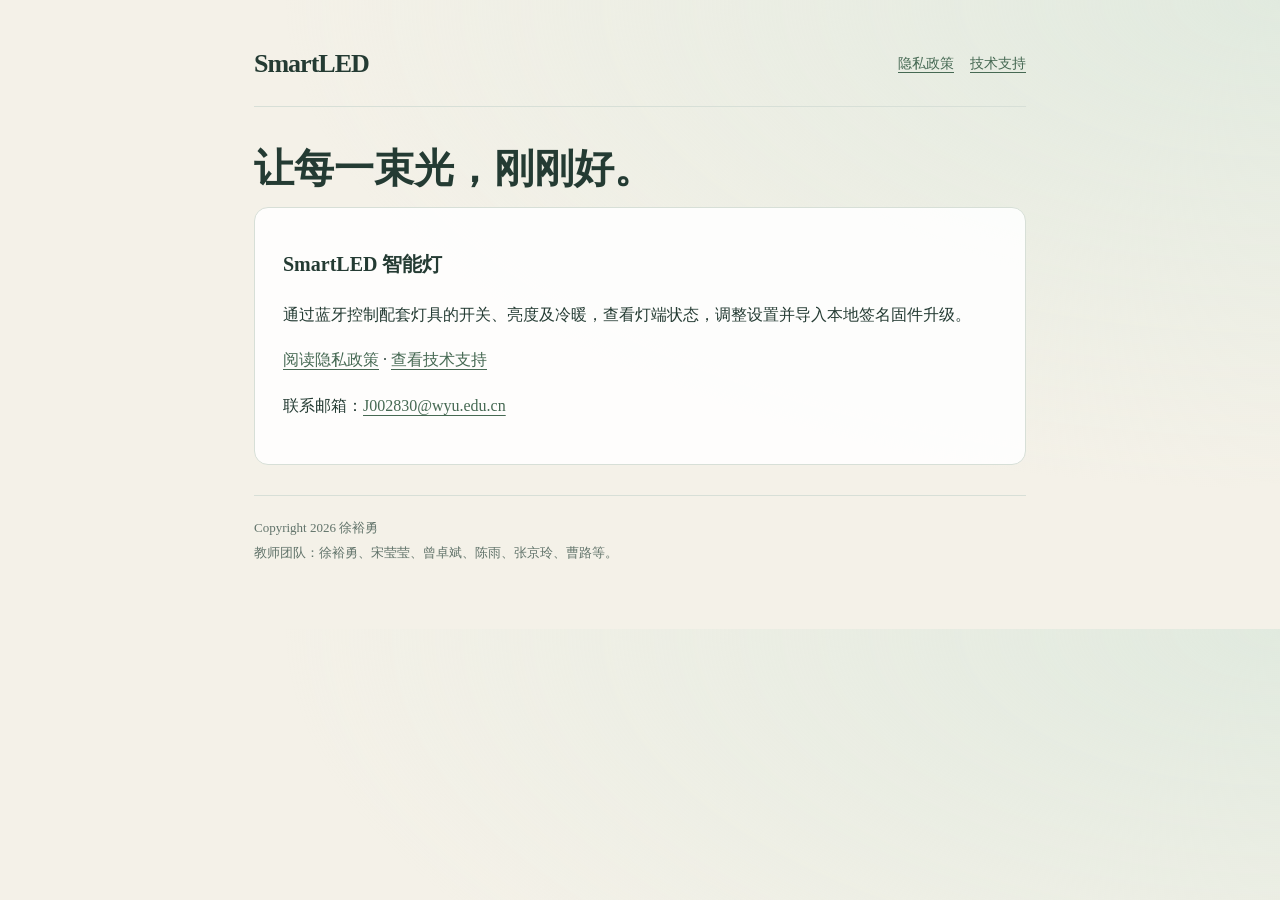
<file: index.html>
<!doctype html>
<html lang="zh-CN">
<head>
  <meta charset="utf-8">
  <meta name="viewport" content="width=device-width, initial-scale=1">
  <title>SmartLED 隐私与支持</title>
  <link rel="stylesheet" href="style.css">
</head>
<body><main class="wrap">
  <header><span class="brand">SmartLED</span><nav><a href="privacy.html">隐私政策</a><a href="support.html">技术支持</a></nav></header>
  <h1>让每一束光，刚刚好。</h1>
  <article><h2>SmartLED 智能灯</h2><p>通过蓝牙控制配套灯具的开关、亮度及冷暖，查看灯端状态，调整设置并导入本地签名固件升级。</p><p><a href="privacy.html">阅读隐私政策</a> · <a href="support.html">查看技术支持</a></p><p>联系邮箱：<a href="mailto:J002830@wyu.edu.cn">J002830@wyu.edu.cn</a></p></article>
  <footer>Copyright 2026 徐裕勇<br>教师团队：徐裕勇、宋莹莹、曾卓斌、陈雨、张京玲、曹路等。</footer>
</main></body></html>
</file>
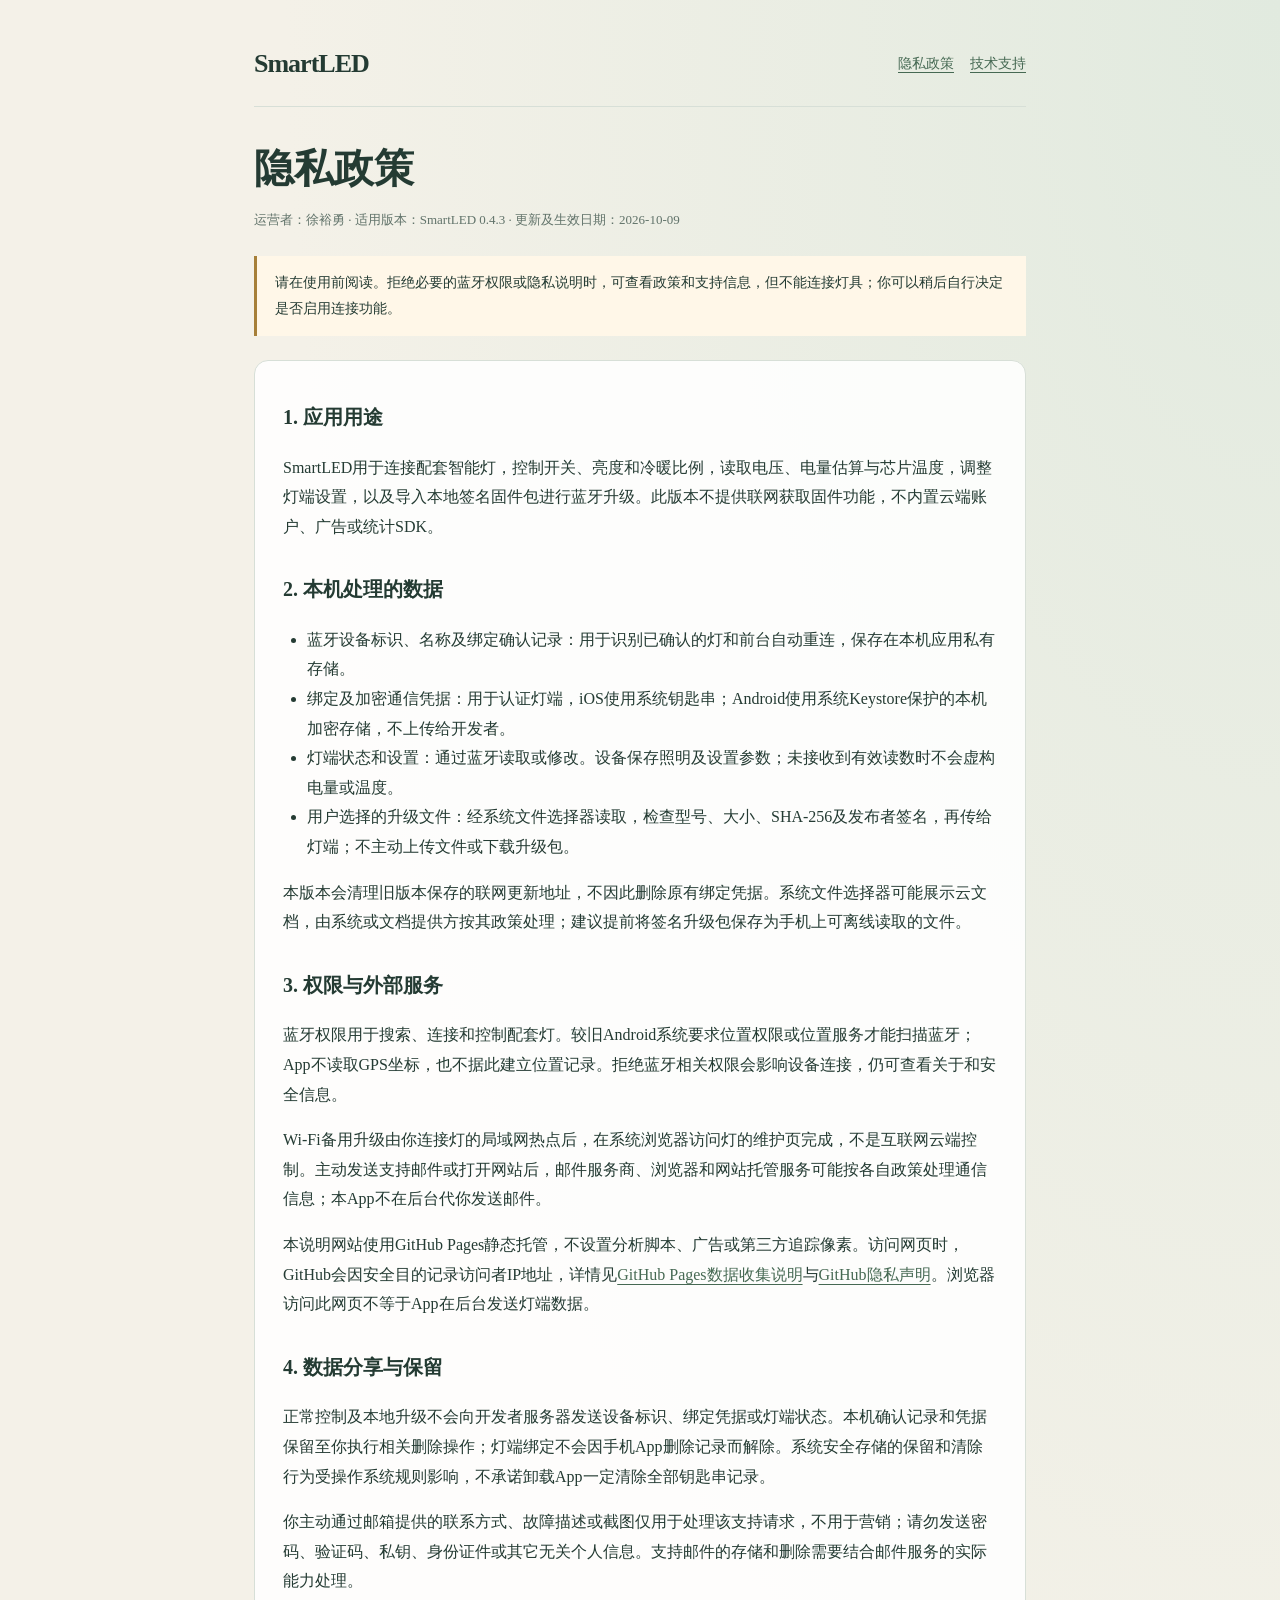
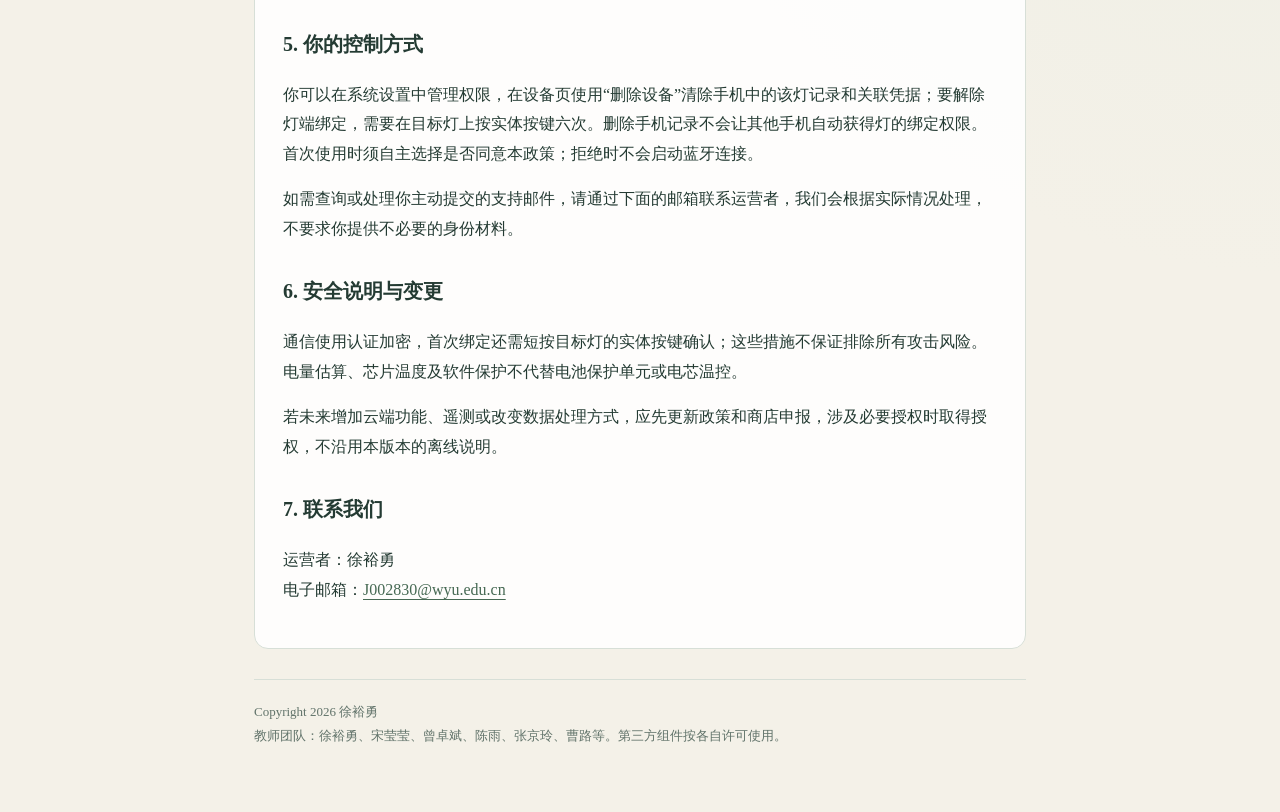
<file: privacy.html>
<!doctype html>
<html lang="zh-CN">
<head>
  <meta charset="utf-8">
  <meta name="viewport" content="width=device-width, initial-scale=1">
  <title>SmartLED 隐私政策</title>
  <link rel="stylesheet" href="style.css">
</head>
<body>
<main class="wrap">
  <header><span class="brand">SmartLED</span><nav aria-label="页面导航"><a href="privacy.html" aria-current="page">隐私政策</a><a href="support.html">技术支持</a></nav></header>
  <h1>隐私政策</h1>
  <p class="meta">运营者：徐裕勇 · 适用版本：SmartLED 0.4.3 · 更新及生效日期：2026-10-09</p>
  <p class="draft">请在使用前阅读。拒绝必要的蓝牙权限或隐私说明时，可查看政策和支持信息，但不能连接灯具；你可以稍后自行决定是否启用连接功能。</p>
  <article>
    <h2>1. 应用用途</h2>
    <p>SmartLED用于连接配套智能灯，控制开关、亮度和冷暖比例，读取电压、电量估算与芯片温度，调整灯端设置，以及导入本地签名固件包进行蓝牙升级。此版本不提供联网获取固件功能，不内置云端账户、广告或统计SDK。</p>
    <h2>2. 本机处理的数据</h2>
    <ul>
      <li>蓝牙设备标识、名称及绑定确认记录：用于识别已确认的灯和前台自动重连，保存在本机应用私有存储。</li>
      <li>绑定及加密通信凭据：用于认证灯端，iOS使用系统钥匙串；Android使用系统Keystore保护的本机加密存储，不上传给开发者。</li>
      <li>灯端状态和设置：通过蓝牙读取或修改。设备保存照明及设置参数；未接收到有效读数时不会虚构电量或温度。</li>
      <li>用户选择的升级文件：经系统文件选择器读取，检查型号、大小、SHA-256及发布者签名，再传给灯端；不主动上传文件或下载升级包。</li>
    </ul>
    <p>本版本会清理旧版本保存的联网更新地址，不因此删除原有绑定凭据。系统文件选择器可能展示云文档，由系统或文档提供方按其政策处理；建议提前将签名升级包保存为手机上可离线读取的文件。</p>
    <h2>3. 权限与外部服务</h2>
    <p>蓝牙权限用于搜索、连接和控制配套灯。较旧Android系统要求位置权限或位置服务才能扫描蓝牙；App不读取GPS坐标，也不据此建立位置记录。拒绝蓝牙相关权限会影响设备连接，仍可查看关于和安全信息。</p>
    <p>Wi-Fi备用升级由你连接灯的局域网热点后，在系统浏览器访问灯的维护页完成，不是互联网云端控制。主动发送支持邮件或打开网站后，邮件服务商、浏览器和网站托管服务可能按各自政策处理通信信息；本App不在后台代你发送邮件。</p>
    <p>本说明网站使用GitHub Pages静态托管，不设置分析脚本、广告或第三方追踪像素。访问网页时，GitHub会因安全目的记录访问者IP地址，详情见<a href="https://docs.github.com/en/pages/getting-started-with-github-pages/what-is-github-pages#data-collection">GitHub Pages数据收集说明</a>与<a href="https://docs.github.com/en/site-policy/privacy-policies/github-general-privacy-statement">GitHub隐私声明</a>。浏览器访问此网页不等于App在后台发送灯端数据。</p>
    <h2>4. 数据分享与保留</h2>
    <p>正常控制及本地升级不会向开发者服务器发送设备标识、绑定凭据或灯端状态。本机确认记录和凭据保留至你执行相关删除操作；灯端绑定不会因手机App删除记录而解除。系统安全存储的保留和清除行为受操作系统规则影响，不承诺卸载App一定清除全部钥匙串记录。</p>
    <p>你主动通过邮箱提供的联系方式、故障描述或截图仅用于处理该支持请求，不用于营销；请勿发送密码、验证码、私钥、身份证件或其它无关个人信息。支持邮件的存储和删除需要结合邮件服务的实际能力处理。</p>
    <h2>5. 你的控制方式</h2>
    <p>你可以在系统设置中管理权限，在设备页使用“删除设备”清除手机中的该灯记录和关联凭据；要解除灯端绑定，需要在目标灯上按实体按键六次。删除手机记录不会让其他手机自动获得灯的绑定权限。首次使用时须自主选择是否同意本政策；拒绝时不会启动蓝牙连接。</p>
    <p>如需查询或处理你主动提交的支持邮件，请通过下面的邮箱联系运营者，我们会根据实际情况处理，不要求你提供不必要的身份材料。</p>
    <h2>6. 安全说明与变更</h2>
    <p>通信使用认证加密，首次绑定还需短按目标灯的实体按键确认；这些措施不保证排除所有攻击风险。电量估算、芯片温度及软件保护不代替电池保护单元或电芯温控。</p>
    <p>若未来增加云端功能、遥测或改变数据处理方式，应先更新政策和商店申报，涉及必要授权时取得授权，不沿用本版本的离线说明。</p>
    <h2>7. 联系我们</h2>
    <p>运营者：徐裕勇<br>电子邮箱：<a href="mailto:J002830@wyu.edu.cn">J002830@wyu.edu.cn</a></p>
  </article>
  <footer>Copyright 2026 徐裕勇<br>教师团队：徐裕勇、宋莹莹、曾卓斌、陈雨、张京玲、曹路等。第三方组件按各自许可使用。</footer>
</main>
</body>
</html>
</file>
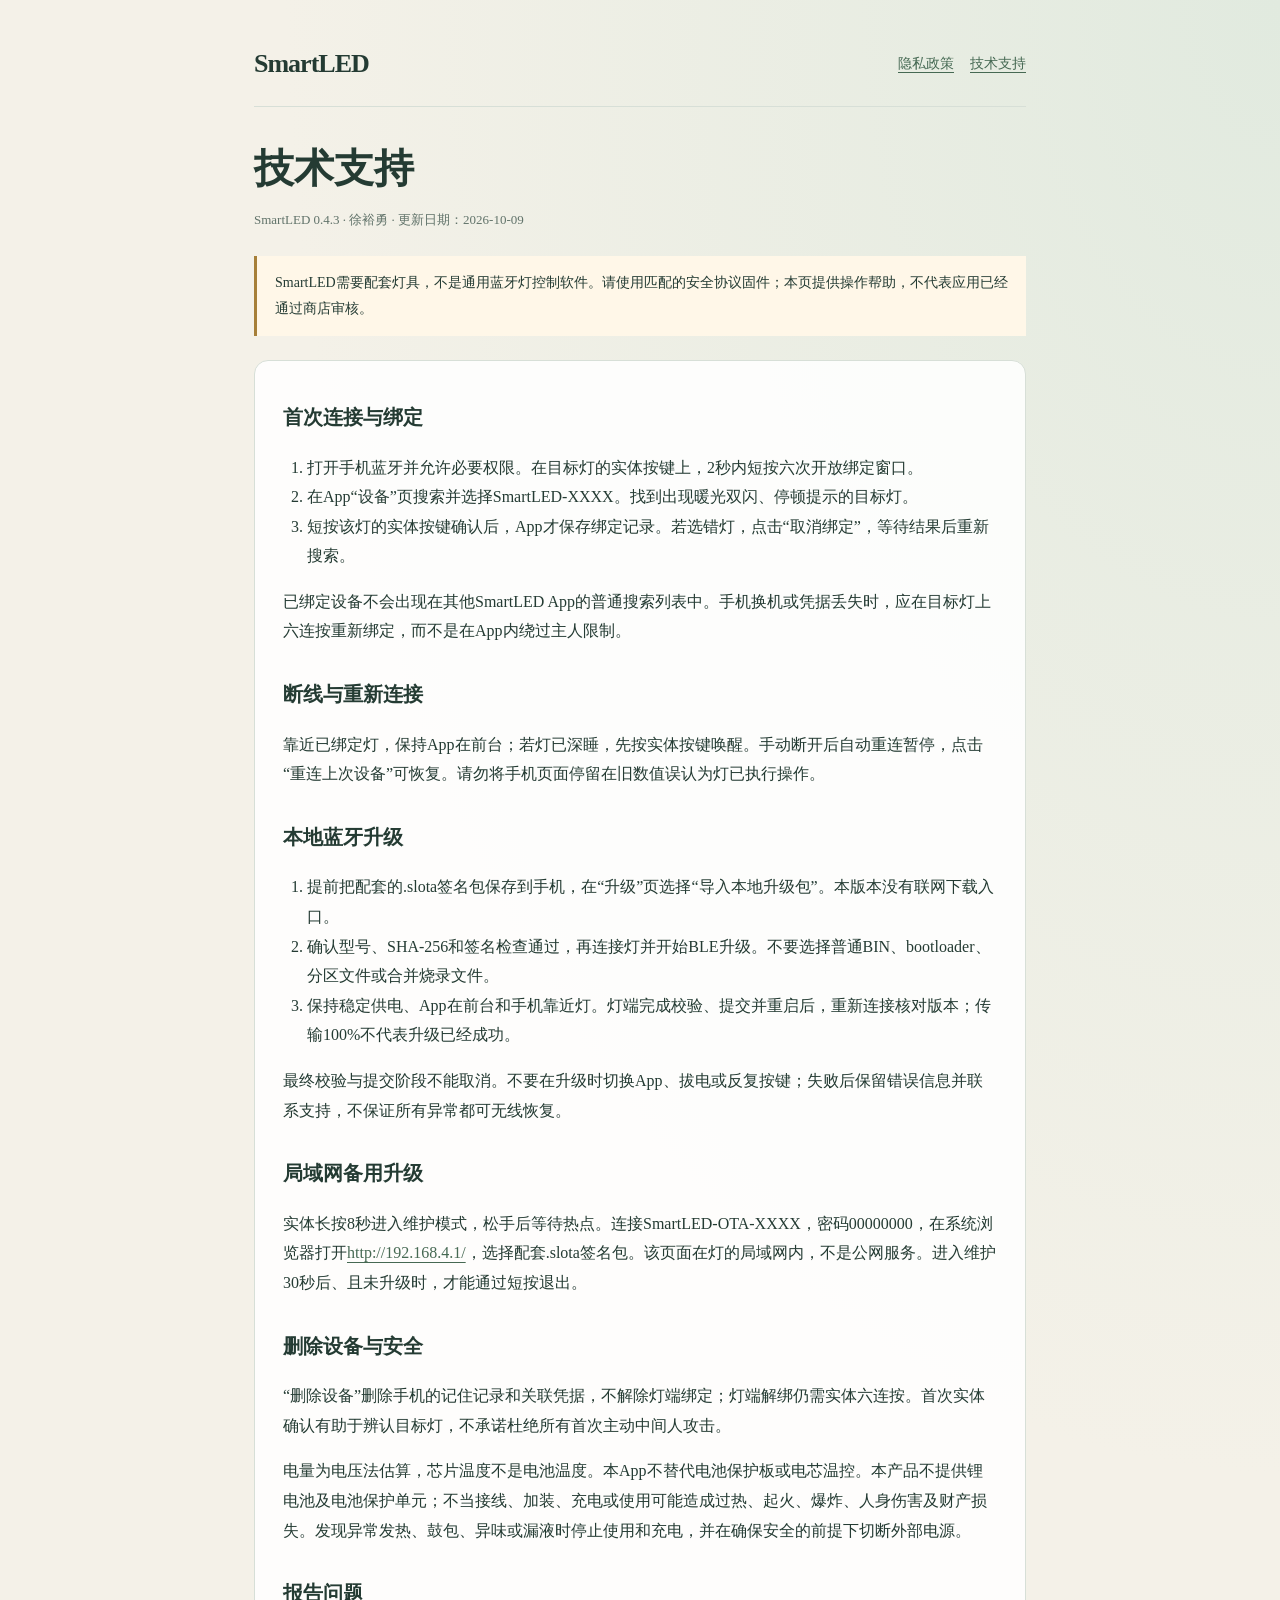
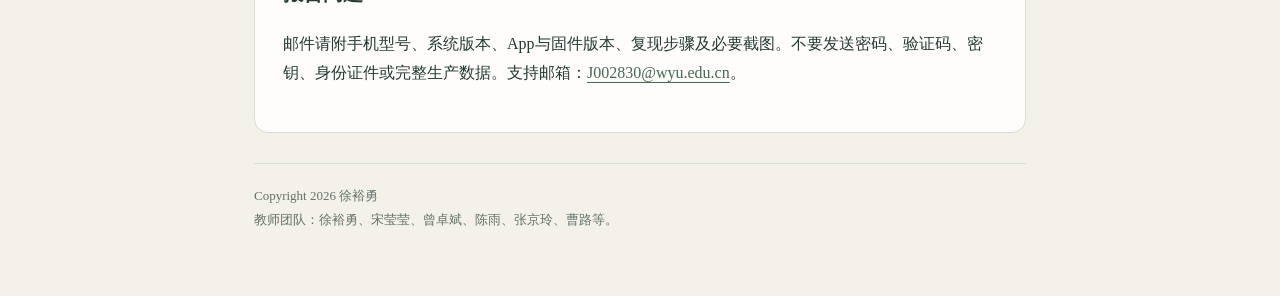
<file: support.html>
<!doctype html>
<html lang="zh-CN">
<head>
  <meta charset="utf-8">
  <meta name="viewport" content="width=device-width, initial-scale=1">
  <title>SmartLED 技术支持</title>
  <link rel="stylesheet" href="style.css">
</head>
<body>
<main class="wrap">
  <header><span class="brand">SmartLED</span><nav aria-label="页面导航"><a href="privacy.html">隐私政策</a><a href="support.html" aria-current="page">技术支持</a></nav></header>
  <h1>技术支持</h1>
  <p class="meta">SmartLED 0.4.3 · 徐裕勇 · 更新日期：2026-10-09</p>
  <p class="draft">SmartLED需要配套灯具，不是通用蓝牙灯控制软件。请使用匹配的安全协议固件；本页提供操作帮助，不代表应用已经通过商店审核。</p>
  <article>
    <h2>首次连接与绑定</h2>
    <ol>
      <li>打开手机蓝牙并允许必要权限。在目标灯的实体按键上，2秒内短按六次开放绑定窗口。</li>
      <li>在App“设备”页搜索并选择SmartLED-XXXX。找到出现暖光双闪、停顿提示的目标灯。</li>
      <li>短按该灯的实体按键确认后，App才保存绑定记录。若选错灯，点击“取消绑定”，等待结果后重新搜索。</li>
    </ol>
    <p>已绑定设备不会出现在其他SmartLED App的普通搜索列表中。手机换机或凭据丢失时，应在目标灯上六连按重新绑定，而不是在App内绕过主人限制。</p>
    <h2>断线与重新连接</h2>
    <p>靠近已绑定灯，保持App在前台；若灯已深睡，先按实体按键唤醒。手动断开后自动重连暂停，点击“重连上次设备”可恢复。请勿将手机页面停留在旧数值误认为灯已执行操作。</p>
    <h2>本地蓝牙升级</h2>
    <ol>
      <li>提前把配套的.slota签名包保存到手机，在“升级”页选择“导入本地升级包”。本版本没有联网下载入口。</li>
      <li>确认型号、SHA-256和签名检查通过，再连接灯并开始BLE升级。不要选择普通BIN、bootloader、分区文件或合并烧录文件。</li>
      <li>保持稳定供电、App在前台和手机靠近灯。灯端完成校验、提交并重启后，重新连接核对版本；传输100%不代表升级已经成功。</li>
    </ol>
    <p>最终校验与提交阶段不能取消。不要在升级时切换App、拔电或反复按键；失败后保留错误信息并联系支持，不保证所有异常都可无线恢复。</p>
    <h2>局域网备用升级</h2>
    <p>实体长按8秒进入维护模式，松手后等待热点。连接SmartLED-OTA-XXXX，密码00000000，在系统浏览器打开<a href="http://192.168.4.1/">http://192.168.4.1/</a>，选择配套.slota签名包。该页面在灯的局域网内，不是公网服务。进入维护30秒后、且未升级时，才能通过短按退出。</p>
    <h2>删除设备与安全</h2>
    <p>“删除设备”删除手机的记住记录和关联凭据，不解除灯端绑定；灯端解绑仍需实体六连按。首次实体确认有助于辨认目标灯，不承诺杜绝所有首次主动中间人攻击。</p>
    <p>电量为电压法估算，芯片温度不是电池温度。本App不替代电池保护板或电芯温控。本产品不提供锂电池及电池保护单元；不当接线、加装、充电或使用可能造成过热、起火、爆炸、人身伤害及财产损失。发现异常发热、鼓包、异味或漏液时停止使用和充电，并在确保安全的前提下切断外部电源。</p>
    <h2>报告问题</h2>
    <p>邮件请附手机型号、系统版本、App与固件版本、复现步骤及必要截图。不要发送密码、验证码、密钥、身份证件或完整生产数据。支持邮箱：<a href="mailto:J002830@wyu.edu.cn">J002830@wyu.edu.cn</a>。</p>
  </article>
  <footer>Copyright 2026 徐裕勇<br>教师团队：徐裕勇、宋莹莹、曾卓斌、陈雨、张京玲、曹路等。</footer>
</main>
</body>
</html>
</file>
<file: style.css>
:root { color-scheme: light; --paper: #f4f1e8; --ink: #243b33; --muted: #61736a; --line: #d7dfd7; --accent: #466953; }
* { box-sizing: border-box; }
body { margin: 0; color: var(--ink); background: radial-gradient(ellipse at top right, #e1eadf, transparent 55%), var(--paper); font-family: Georgia, "Songti SC", "Microsoft YaHei", serif; line-height: 1.85; }
.wrap { max-width: 820px; margin: 0 auto; padding: 40px 24px 64px; }
header { display: flex; align-items: center; justify-content: space-between; gap: 16px; border-bottom: 1px solid var(--line); padding-bottom: 18px; }
.brand { font-size: 26px; font-weight: bold; letter-spacing: -1px; }
nav { display: flex; flex-wrap: wrap; gap: 16px; font-size: 14px; }
a { color: var(--accent); text-underline-offset: 4px; overflow-wrap: anywhere; }
h1 { font-size: clamp(28px, 5vw, 40px); line-height: 1.3; margin: 36px 0 12px; }
h2 { font-size: 20px; margin-top: 30px; }
p, li { overflow-wrap: anywhere; }
.meta, footer { font-size: 13px; color: var(--muted); }
.draft { padding: 14px 18px; border-left: 3px solid #a67f39; background: #fff7e8; margin: 24px 0; font-size: 14px; }
article { padding: 8px 28px 28px; background: #ffffffdf; border: 1px solid var(--line); border-radius: 14px; }
article ul, article ol { padding-left: 24px; }
footer { border-top: 1px solid var(--line); margin-top: 30px; padding-top: 20px; }
@media (max-width: 480px) { .wrap { padding: 24px 16px 40px; } header { align-items: flex-start; } article { padding: 4px 18px 20px; } }
</file>
